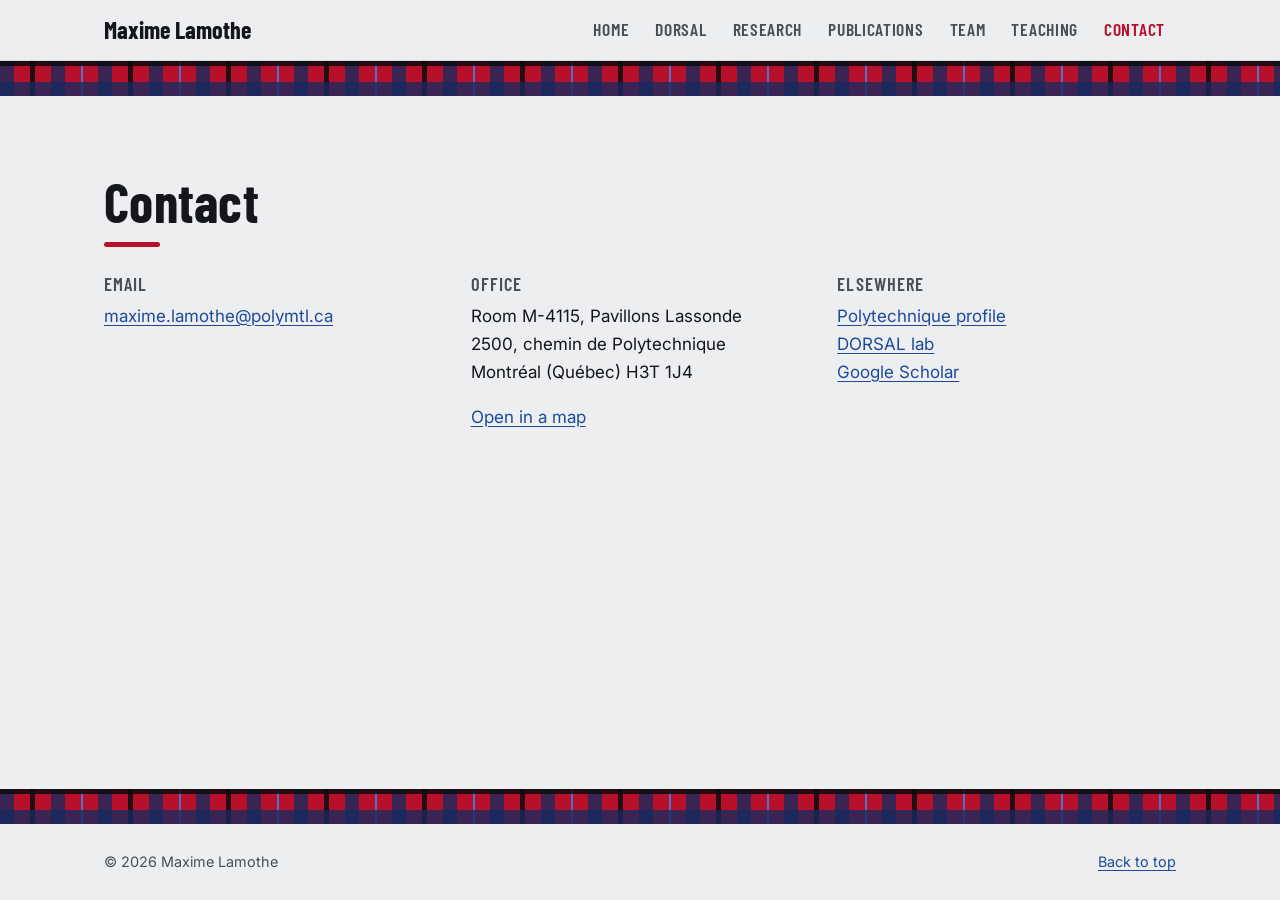
<file: contact.html>
<!DOCTYPE html>
<html lang="en">
<head>
  <meta charset="utf-8">
  <meta name="viewport" content="width=device-width, initial-scale=1">
  <title>Contact | Maxime Lamothe</title>
  <meta name="author" content="Maxime Lamothe">
  <meta name="description" content="How to reach Maxime Lamothe at Polytechnique Montréal.">
  <meta property="og:title" content="Maxime Lamothe">
  <meta property="og:description" content="Assistant professor, Polytechnique Montréal. Software performance, tracing, and AI for software engineering. Member of the DORSAL lab.">
  <meta property="og:type" content="website">
  <meta property="og:image" content="https://lamothemax.github.io/assets/img/max.jpg">

  <link rel="icon" href="./assets/img/Max.svg">
  <link rel="apple-touch-icon" href="./assets/img/Max.svg">

  <link rel="preconnect" href="https://fonts.googleapis.com">
  <link rel="preconnect" href="https://fonts.gstatic.com" crossorigin>
  <link href="https://fonts.googleapis.com/css2?family=Barlow+Condensed:wght@500;600;700&family=Inter:wght@400;500;600&display=swap" rel="stylesheet">
  <link href="./assets/css/site.css" rel="stylesheet">
</head>

<body>
  <a class="skip" href="#main">Skip to content</a>

  <header class="nav">
    <div class="wrap nav-in">
      <a class="brand" href="index.html">Maxime Lamothe</a>
      <button class="nav-toggle" type="button" aria-expanded="false" aria-controls="nav-links" aria-label="Menu">
        <span></span><span></span><span></span>
      </button>
      <nav class="nav-links" id="nav-links" aria-label="Pages">
        <a href="index.html">Home</a>
        <a href="dorsal.html">DORSAL</a>
        <a href="research.html">Research</a>
        <a href="publications.html">Publications</a>
        <a href="team.html">Team</a>
        <a href="teaching.html">Teaching</a>
        <a href="contact.html" class="on" aria-current="page">Contact</a>
      </nav>
    </div>
  </header>

  <main id="main">
    <span class="ribbon" aria-hidden="true"></span>

    <section class="section" id="contact">
      <div class="wrap">
        <h1 class="page-title">Contact</h1>
        <div class="contact">
          <div>
            <h3>Email</h3>
            <p><a data-email="text" href="contact.html">maxime.lamothe [at] polymtl [dot] ca</a></p>
          </div>
          <div>
            <h3>Office</h3>
            <p>Room M-4115, Pavillons Lassonde<br>2500, chemin de Polytechnique<br>Montréal (Québec) H3T 1J4</p>
            <p><a href="https://www.openstreetmap.org/?mlat=45.5046&mlon=-73.6150#map=17/45.5046/-73.6150" target="_blank" rel="noopener">Open in a map</a></p>
          </div>
          <div>
            <h3>Elsewhere</h3>
            <p>
              <a href="https://www.polymtl.ca/expertises/en/lamothe-maxime" target="_blank" rel="noopener">Polytechnique profile</a><br>
              <a href="https://www.dorsal.polymtl.ca/" target="_blank" rel="noopener">DORSAL lab</a><br>
              <a href="https://scholar.google.com/citations?user=N-SSIvIAAAAJ&hl=en" target="_blank" rel="noopener">Google Scholar</a>
            </p>
          </div>
        </div>
      </div>
    </section>
  </main>

  <span class="ribbon" aria-hidden="true"></span>
  <footer class="footer">
    <div class="wrap">
      <span>© <span id="year">2026</span> Maxime Lamothe</span>
      <a href="#main">Back to top</a>
    </div>
  </footer>

  <script src="./assets/js/data.js"></script>
  <script src="./assets/js/site.js"></script>
</body>
</html>
</file>
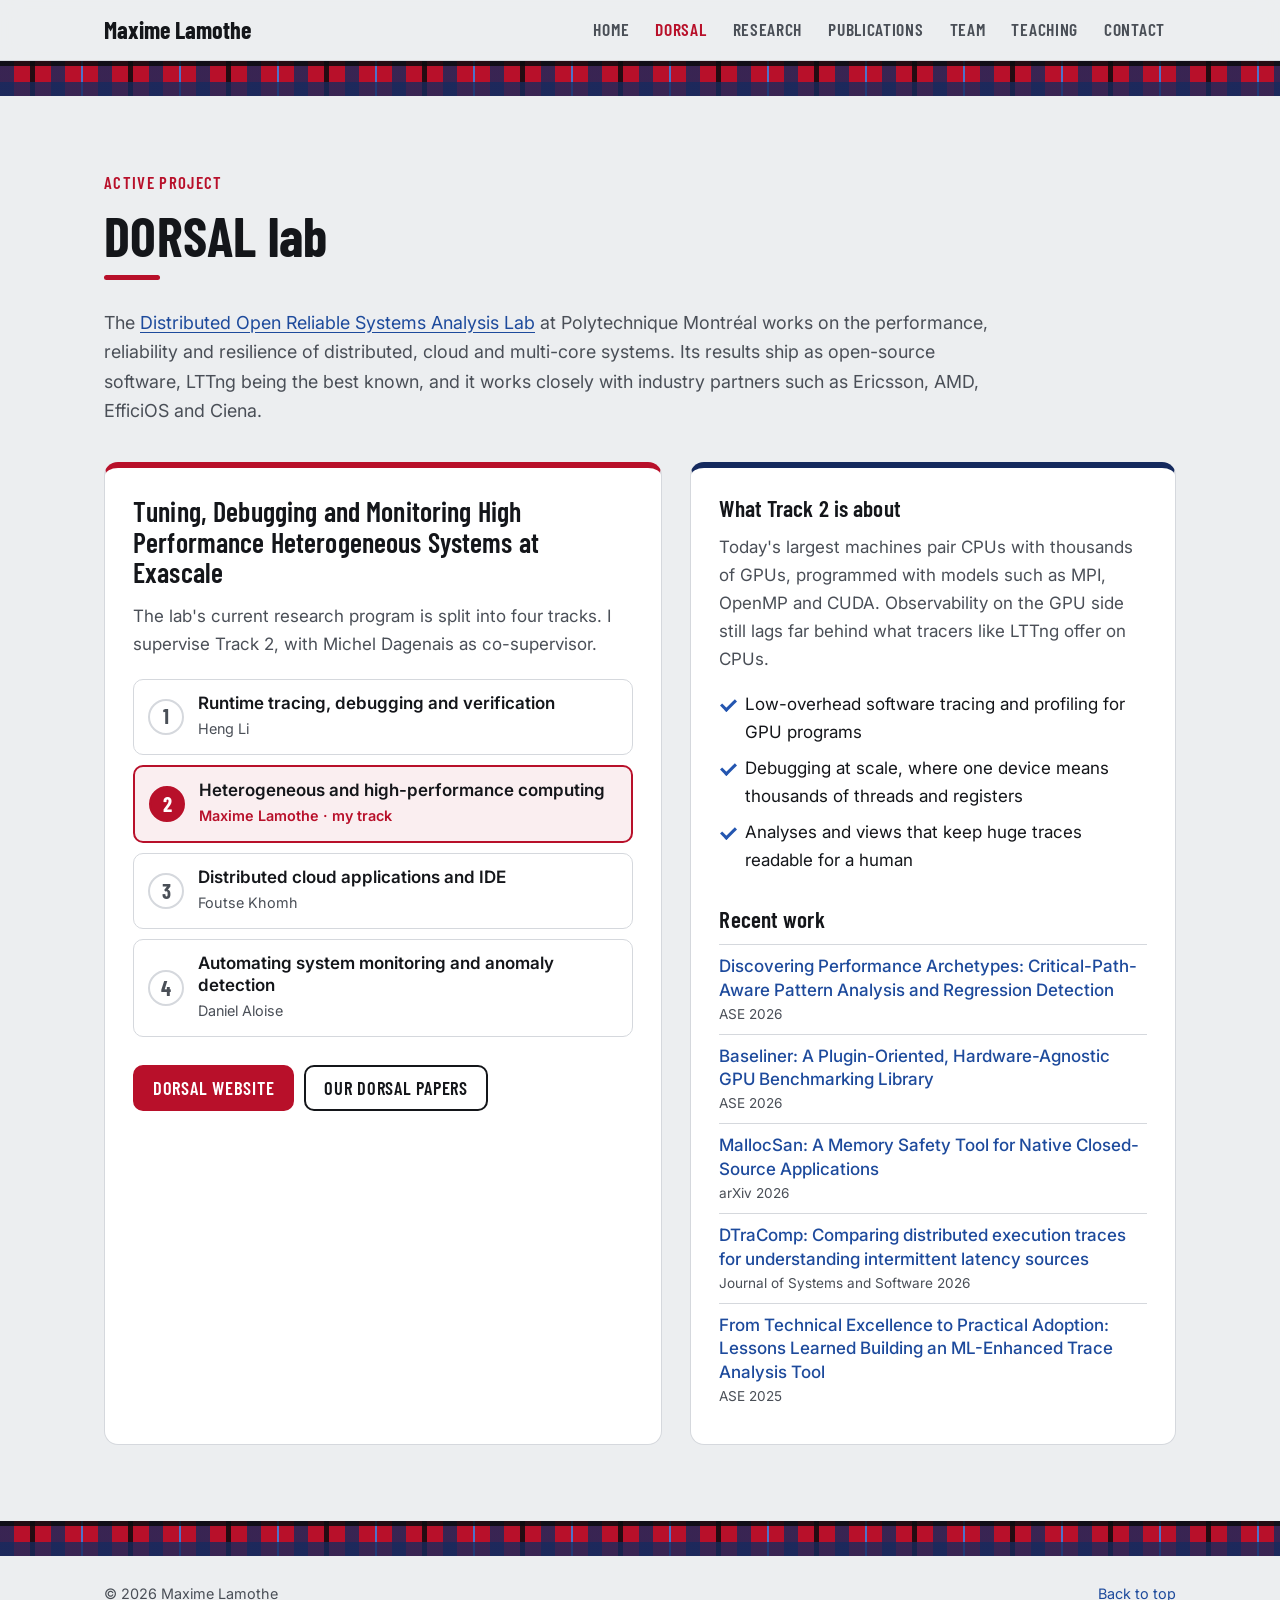
<file: dorsal.html>
<!DOCTYPE html>
<html lang="en">
<head>
  <meta charset="utf-8">
  <meta name="viewport" content="width=device-width, initial-scale=1">
  <title>DORSAL lab | Maxime Lamothe</title>
  <meta name="author" content="Maxime Lamothe">
  <meta name="description" content="Maxime Lamothe supervises the heterogeneous and high-performance computing track of the DORSAL lab at Polytechnique Montréal.">
  <meta property="og:title" content="Maxime Lamothe">
  <meta property="og:description" content="Assistant professor, Polytechnique Montréal. Software performance, tracing, and AI for software engineering. Member of the DORSAL lab.">
  <meta property="og:type" content="website">
  <meta property="og:image" content="https://lamothemax.github.io/assets/img/max.jpg">

  <link rel="icon" href="./assets/img/Max.svg">
  <link rel="apple-touch-icon" href="./assets/img/Max.svg">

  <link rel="preconnect" href="https://fonts.googleapis.com">
  <link rel="preconnect" href="https://fonts.gstatic.com" crossorigin>
  <link href="https://fonts.googleapis.com/css2?family=Barlow+Condensed:wght@500;600;700&family=Inter:wght@400;500;600&display=swap" rel="stylesheet">
  <link href="./assets/css/site.css" rel="stylesheet">
</head>

<body>
  <a class="skip" href="#main">Skip to content</a>

  <header class="nav">
    <div class="wrap nav-in">
      <a class="brand" href="index.html">Maxime Lamothe</a>
      <button class="nav-toggle" type="button" aria-expanded="false" aria-controls="nav-links" aria-label="Menu">
        <span></span><span></span><span></span>
      </button>
      <nav class="nav-links" id="nav-links" aria-label="Pages">
        <a href="index.html">Home</a>
        <a href="dorsal.html" class="on" aria-current="page">DORSAL</a>
        <a href="research.html">Research</a>
        <a href="publications.html">Publications</a>
        <a href="team.html">Team</a>
        <a href="teaching.html">Teaching</a>
        <a href="contact.html">Contact</a>
      </nav>
    </div>
  </header>

  <main id="main">
    <span class="ribbon" aria-hidden="true"></span>

    <section class="section dorsal" id="dorsal">
      <div class="wrap">
        <p class="eyebrow">Active project</p>
        <h1 class="page-title">DORSAL lab</h1>
        <p class="section-lede">The <a href="https://www.dorsal.polymtl.ca/" target="_blank" rel="noopener">Distributed Open Reliable Systems Analysis Lab</a> at Polytechnique Montréal works on the performance, reliability and resilience of distributed, cloud and multi-core systems. Its results ship as open-source software, LTTng being the best known, and it works closely with industry partners such as Ericsson, AMD, EfficiOS and Ciena.</p>

        <div class="dorsal-grid">
          <div class="dorsal-main">
            <h3>Tuning, Debugging and Monitoring High Performance Heterogeneous Systems at Exascale</h3>
            <p>The lab's current research program is split into four tracks. I supervise Track 2, with Michel Dagenais as co-supervisor.</p>
            <ol class="tracks">
              <li><span class="n">1</span><div><strong>Runtime tracing, debugging and verification</strong><span>Heng Li</span></div></li>
              <li class="mine"><span class="n">2</span><div><strong>Heterogeneous and high-performance computing</strong><span>Maxime Lamothe · my track</span></div></li>
              <li><span class="n">3</span><div><strong>Distributed cloud applications and IDE</strong><span>Foutse Khomh</span></div></li>
              <li><span class="n">4</span><div><strong>Automating system monitoring and anomaly detection</strong><span>Daniel Aloise</span></div></li>
            </ol>
            <p class="hero-actions">
              <a class="btn primary" href="https://www.dorsal.polymtl.ca/" target="_blank" rel="noopener">DORSAL website</a>
              <a class="btn" href="publications.html?topic=dorsal">Our DORSAL papers</a>
            </p>
          </div>

          <div class="dorsal-side">
            <h3>What Track 2 is about</h3>
            <p>Today's largest machines pair CPUs with thousands of GPUs, programmed with models such as MPI, OpenMP and CUDA. Observability on the GPU side still lags far behind what tracers like LTTng offer on CPUs.</p>
            <ul class="ticks">
              <li>Low-overhead software tracing and profiling for GPU programs</li>
              <li>Debugging at scale, where one device means thousands of threads and registers</li>
              <li>Analyses and views that keep huge traces readable for a human</li>
            </ul>
            <h3>Recent work</h3>
            <ul class="mini-pubs" id="dorsal-pubs"></ul>
          </div>
        </div>
      </div>
    </section>
  </main>

  <span class="ribbon" aria-hidden="true"></span>
  <footer class="footer">
    <div class="wrap">
      <span>© <span id="year">2026</span> Maxime Lamothe</span>
      <a href="#main">Back to top</a>
    </div>
  </footer>

  <script src="./assets/js/data.js"></script>
  <script src="./assets/js/site.js"></script>
</body>
</html>
</file>
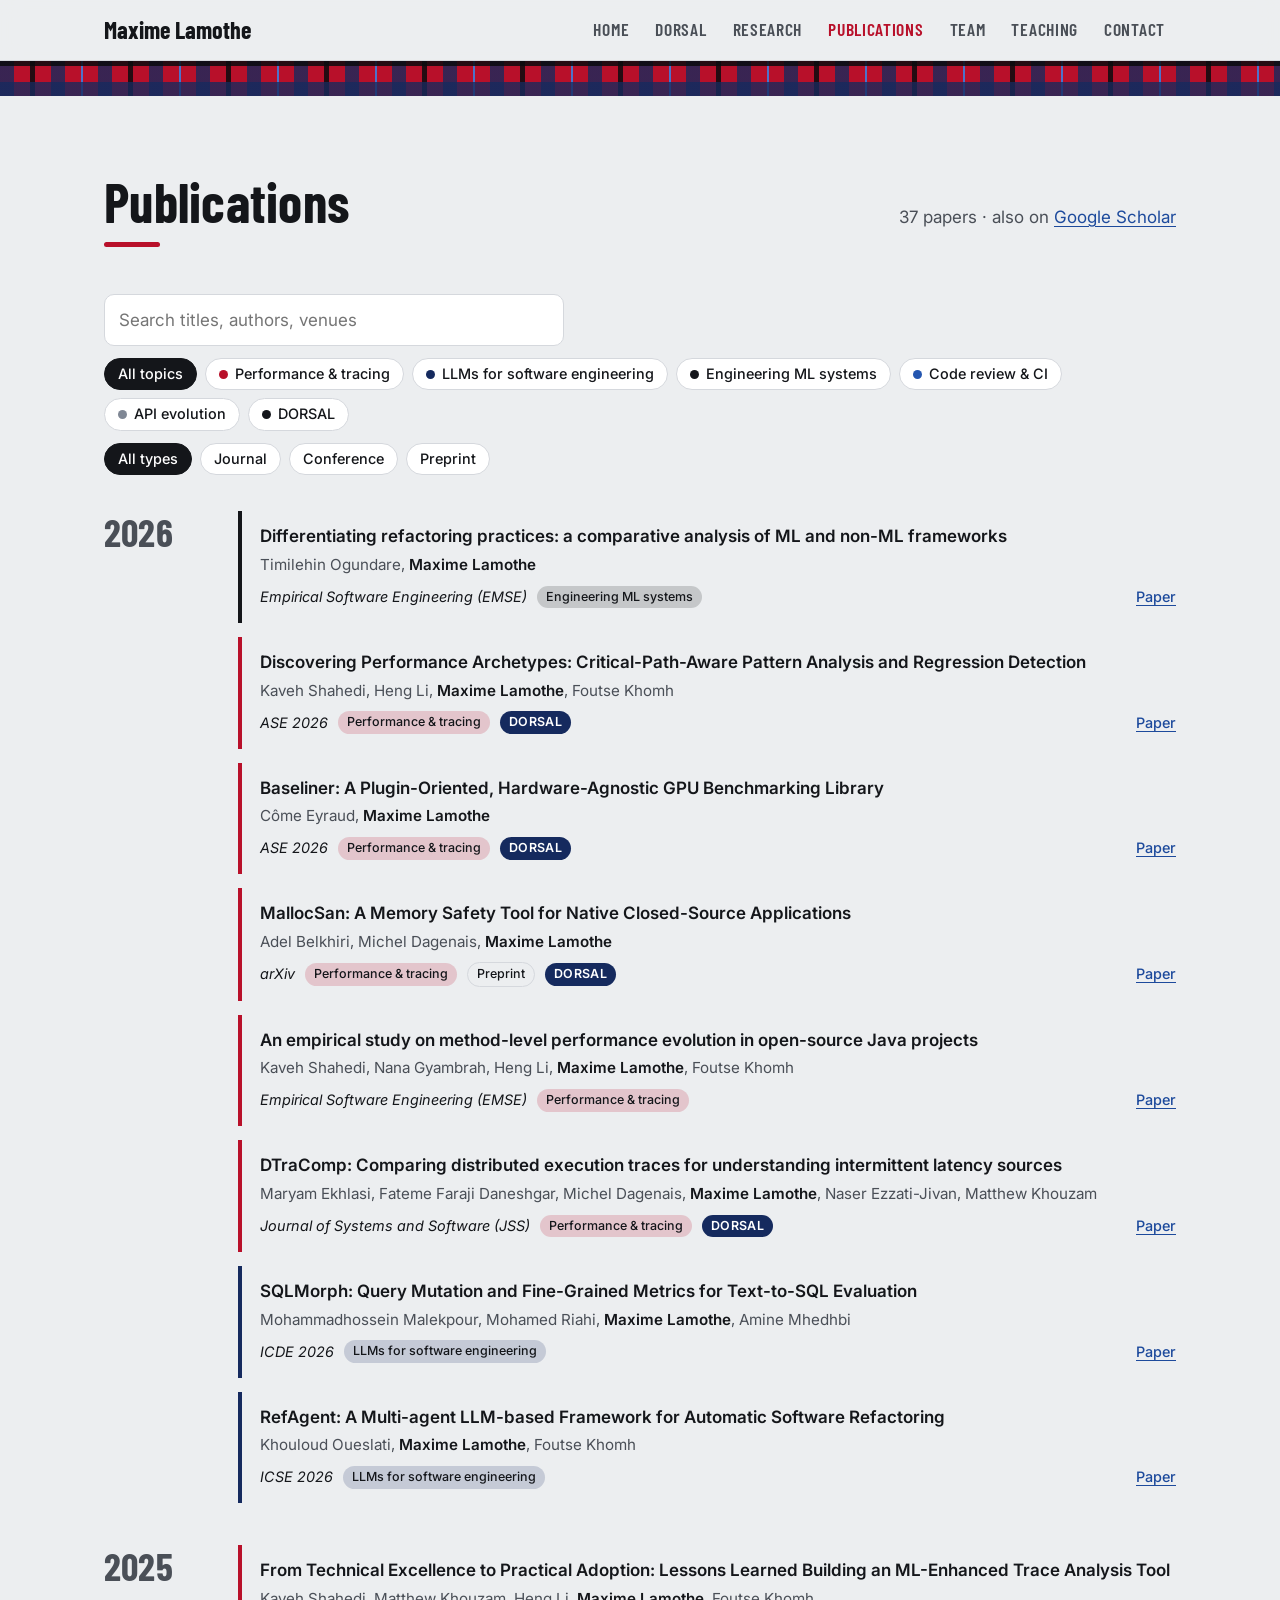
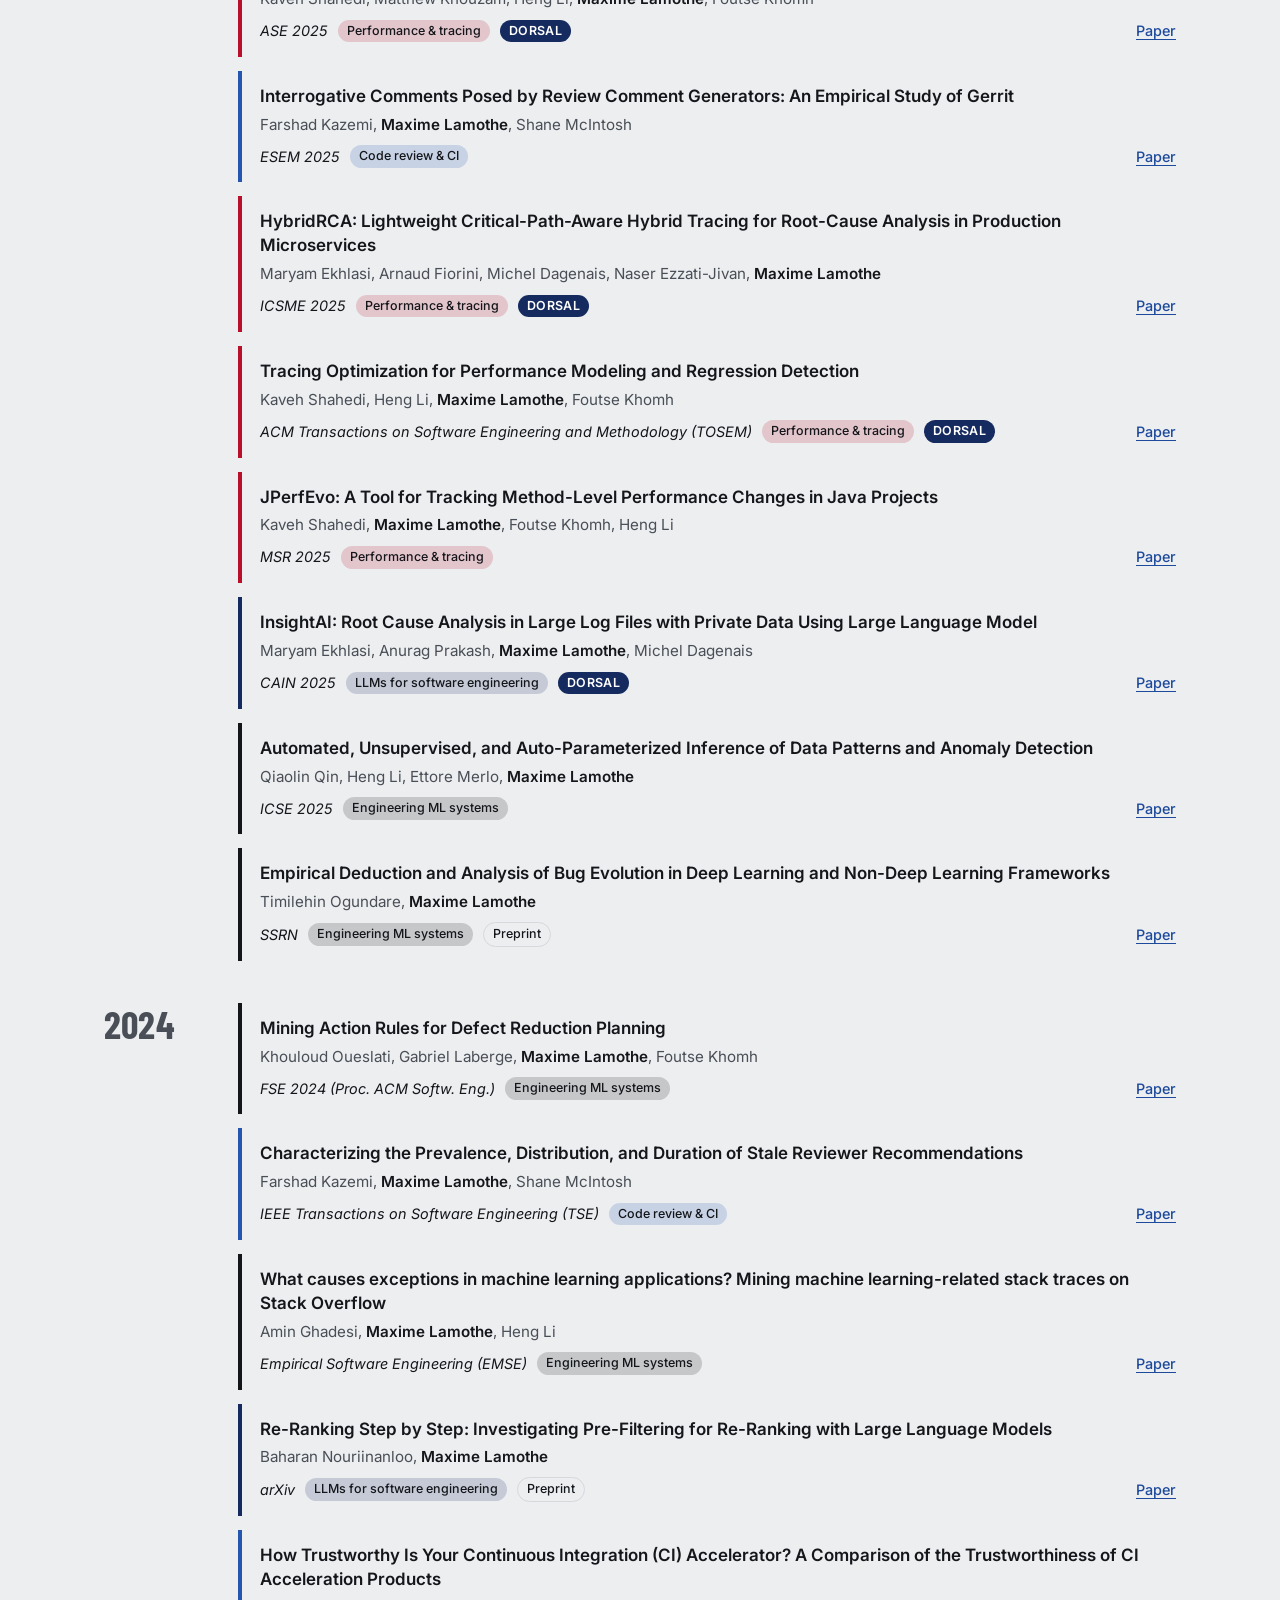
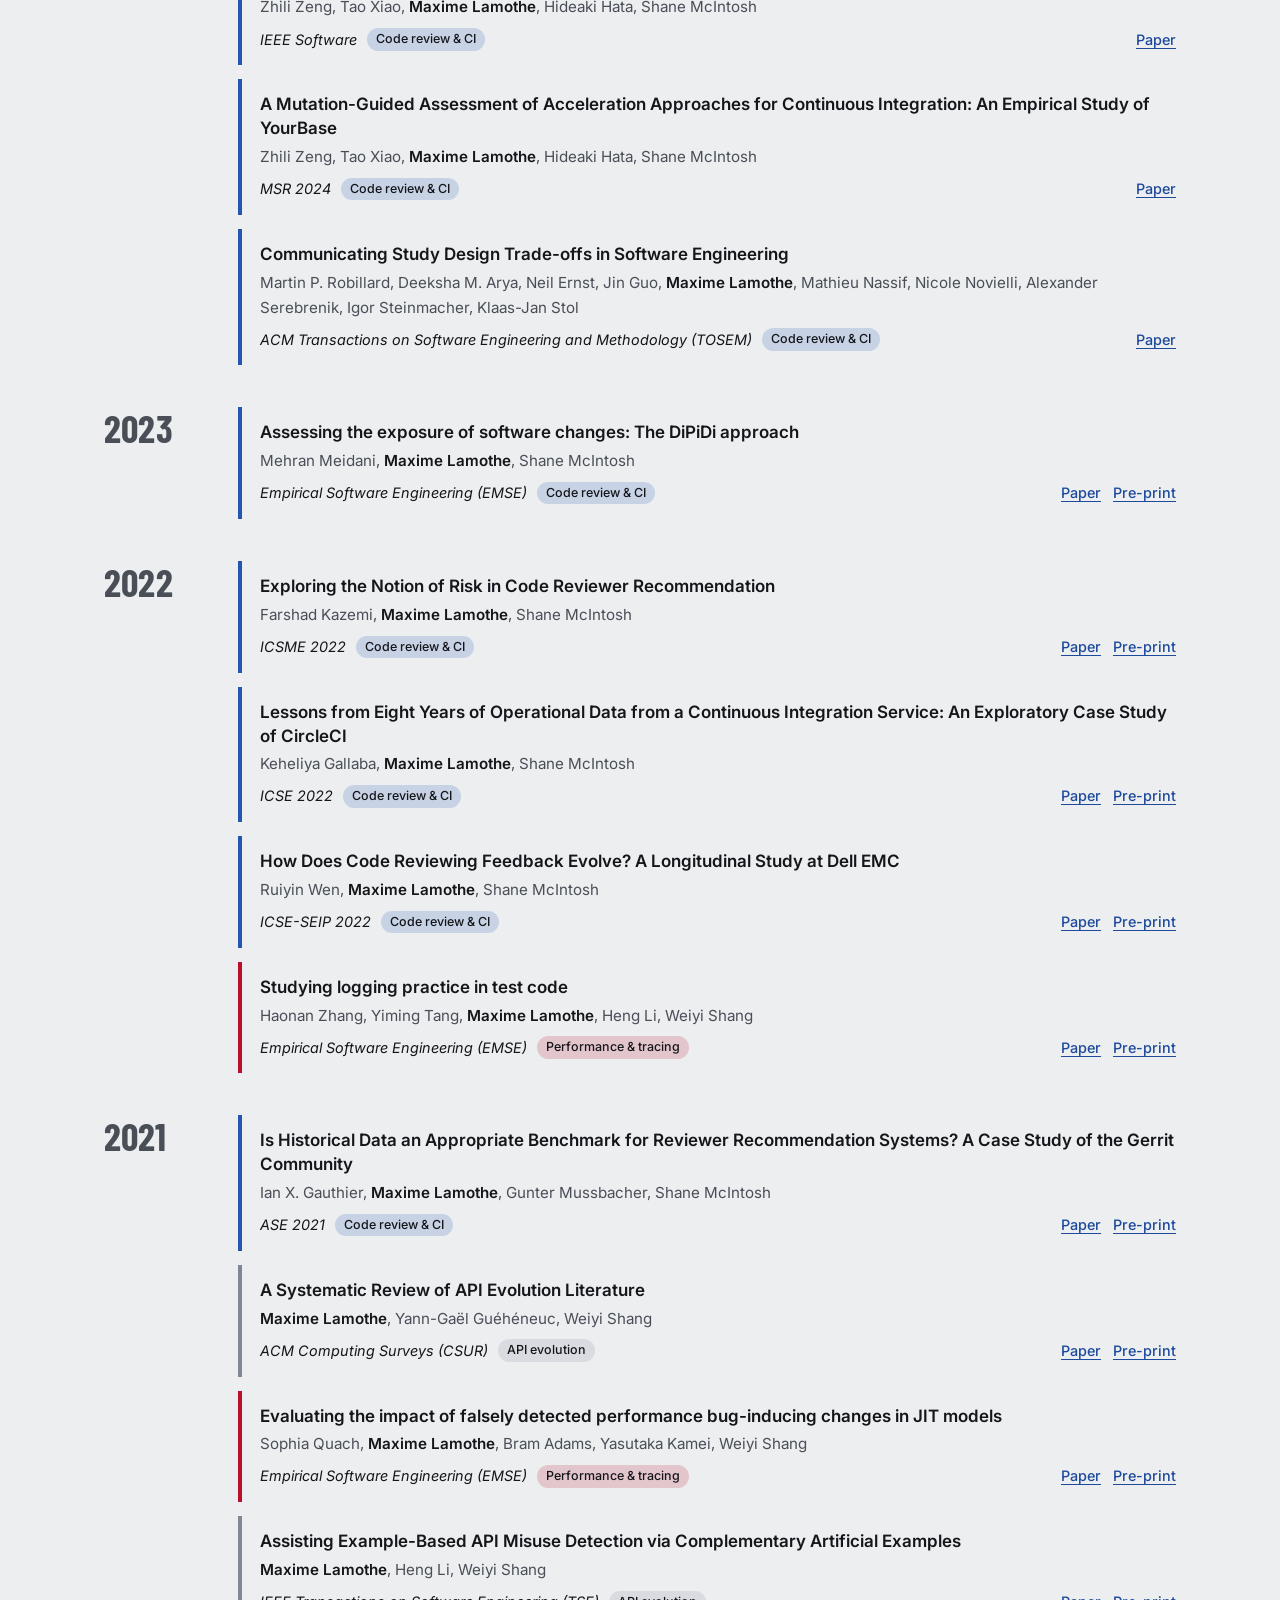
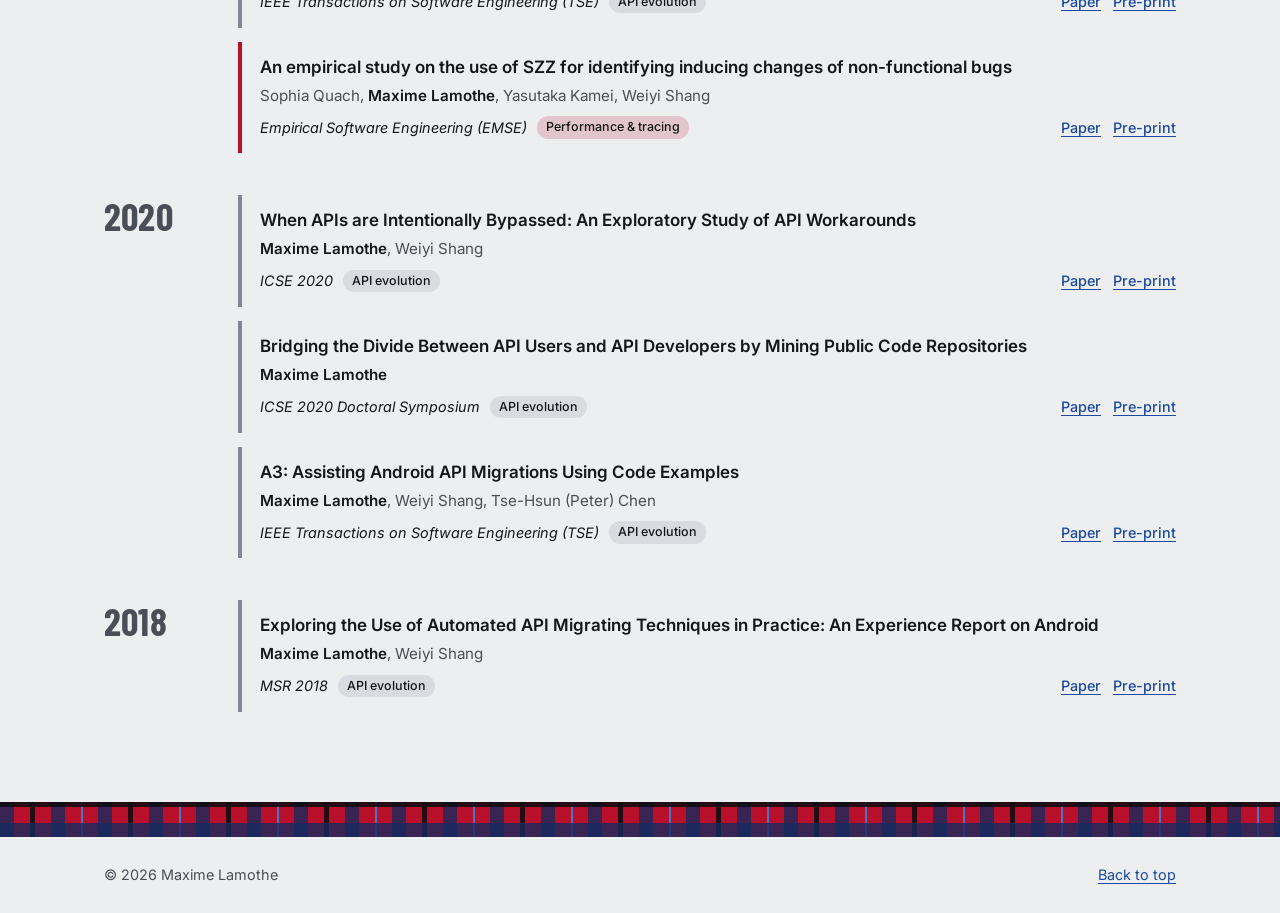
<file: publications.html>
<!DOCTYPE html>
<html lang="en">
<head>
  <meta charset="utf-8">
  <meta name="viewport" content="width=device-width, initial-scale=1">
  <title>Publications | Maxime Lamothe</title>
  <meta name="author" content="Maxime Lamothe">
  <meta name="description" content="Publications of Maxime Lamothe, searchable by topic and type.">
  <meta property="og:title" content="Maxime Lamothe">
  <meta property="og:description" content="Assistant professor, Polytechnique Montréal. Software performance, tracing, and AI for software engineering. Member of the DORSAL lab.">
  <meta property="og:type" content="website">
  <meta property="og:image" content="https://lamothemax.github.io/assets/img/max.jpg">

  <link rel="icon" href="./assets/img/Max.svg">
  <link rel="apple-touch-icon" href="./assets/img/Max.svg">

  <link rel="preconnect" href="https://fonts.googleapis.com">
  <link rel="preconnect" href="https://fonts.gstatic.com" crossorigin>
  <link href="https://fonts.googleapis.com/css2?family=Barlow+Condensed:wght@500;600;700&family=Inter:wght@400;500;600&display=swap" rel="stylesheet">
  <link href="./assets/css/site.css" rel="stylesheet">
</head>

<body>
  <a class="skip" href="#main">Skip to content</a>

  <header class="nav">
    <div class="wrap nav-in">
      <a class="brand" href="index.html">Maxime Lamothe</a>
      <button class="nav-toggle" type="button" aria-expanded="false" aria-controls="nav-links" aria-label="Menu">
        <span></span><span></span><span></span>
      </button>
      <nav class="nav-links" id="nav-links" aria-label="Pages">
        <a href="index.html">Home</a>
        <a href="dorsal.html">DORSAL</a>
        <a href="research.html">Research</a>
        <a href="publications.html" class="on" aria-current="page">Publications</a>
        <a href="team.html">Team</a>
        <a href="teaching.html">Teaching</a>
        <a href="contact.html">Contact</a>
      </nav>
    </div>
  </header>

  <main id="main">
    <span class="ribbon" aria-hidden="true"></span>

    <section class="section" id="publications">
      <div class="wrap">
        <div class="section-head">
          <h1 class="page-title">Publications</h1>
          <p><span id="pub-count"></span> · also on <a href="https://scholar.google.com/citations?user=N-SSIvIAAAAJ&hl=en" target="_blank" rel="noopener">Google Scholar</a></p>
        </div>

        <div class="filters">
          <input id="pub-search" type="search" placeholder="Search titles, authors, venues" aria-label="Search publications">
          <div class="chips" id="topic-filters" role="group" aria-label="Filter by topic"></div>
          <div class="chips" id="kind-filters" role="group" aria-label="Filter by type"></div>
        </div>

        <div id="pub-list"></div>
        <noscript><p>The publication list needs JavaScript. You can also find it on <a href="https://scholar.google.com/citations?user=N-SSIvIAAAAJ&hl=en">Google Scholar</a>.</p></noscript>
      </div>
    </section>
  </main>

  <span class="ribbon" aria-hidden="true"></span>
  <footer class="footer">
    <div class="wrap">
      <span>© <span id="year">2026</span> Maxime Lamothe</span>
      <a href="#main">Back to top</a>
    </div>
  </footer>

  <script src="./assets/js/data.js"></script>
  <script src="./assets/js/site.js"></script>
</body>
</html>
</file>
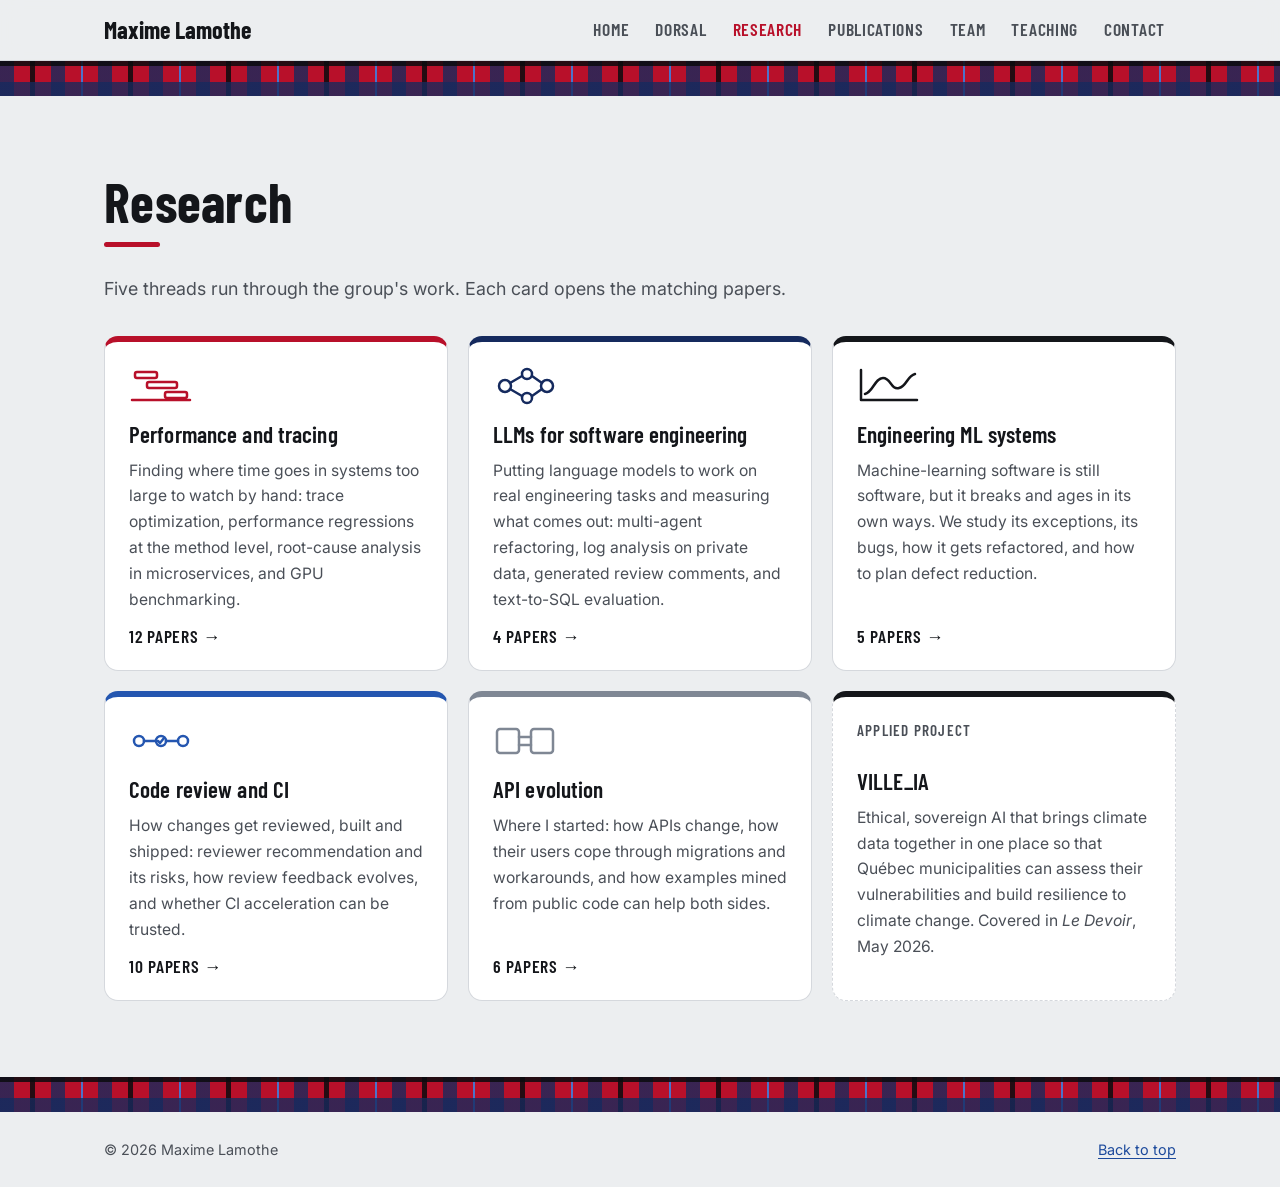
<file: research.html>
<!DOCTYPE html>
<html lang="en">
<head>
  <meta charset="utf-8">
  <meta name="viewport" content="width=device-width, initial-scale=1">
  <title>Research | Maxime Lamothe</title>
  <meta name="author" content="Maxime Lamothe">
  <meta name="description" content="Research themes of Maxime Lamothe: performance and tracing, LLMs for software engineering, engineering ML systems, code review and CI, API evolution.">
  <meta property="og:title" content="Maxime Lamothe">
  <meta property="og:description" content="Assistant professor, Polytechnique Montréal. Software performance, tracing, and AI for software engineering. Member of the DORSAL lab.">
  <meta property="og:type" content="website">
  <meta property="og:image" content="https://lamothemax.github.io/assets/img/max.jpg">

  <link rel="icon" href="./assets/img/Max.svg">
  <link rel="apple-touch-icon" href="./assets/img/Max.svg">

  <link rel="preconnect" href="https://fonts.googleapis.com">
  <link rel="preconnect" href="https://fonts.gstatic.com" crossorigin>
  <link href="https://fonts.googleapis.com/css2?family=Barlow+Condensed:wght@500;600;700&family=Inter:wght@400;500;600&display=swap" rel="stylesheet">
  <link href="./assets/css/site.css" rel="stylesheet">
</head>

<body>
  <a class="skip" href="#main">Skip to content</a>

  <header class="nav">
    <div class="wrap nav-in">
      <a class="brand" href="index.html">Maxime Lamothe</a>
      <button class="nav-toggle" type="button" aria-expanded="false" aria-controls="nav-links" aria-label="Menu">
        <span></span><span></span><span></span>
      </button>
      <nav class="nav-links" id="nav-links" aria-label="Pages">
        <a href="index.html">Home</a>
        <a href="dorsal.html">DORSAL</a>
        <a href="research.html" class="on" aria-current="page">Research</a>
        <a href="publications.html">Publications</a>
        <a href="team.html">Team</a>
        <a href="teaching.html">Teaching</a>
        <a href="contact.html">Contact</a>
      </nav>
    </div>
  </header>

  <main id="main">
    <span class="ribbon" aria-hidden="true"></span>

    <section class="section" id="research">
      <div class="wrap">
        <h1 class="page-title">Research</h1>
        <p class="section-lede">Five threads run through the group's work. Each card opens the matching papers.</p>

        <div class="cards">
          <article class="card t-perf">
            <svg viewBox="0 0 64 40" aria-hidden="true"><path d="M3 34h58"/><rect x="6" y="6" width="22" height="6" rx="2"/><rect x="18" y="16" width="30" height="6" rx="2"/><rect x="36" y="26" width="22" height="6" rx="2"/></svg>
            <h3>Performance and tracing</h3>
            <p>Finding where time goes in systems too large to watch by hand: trace optimization, performance regressions at the method level, root-cause analysis in microservices, and GPU benchmarking.</p>
            <a class="more" href="publications.html?topic=perf"><span data-count="perf"></span></a>
          </article>

          <article class="card t-ai">
            <svg viewBox="0 0 64 40" aria-hidden="true"><circle cx="12" cy="20" r="6"/><circle cx="34" cy="8" r="5"/><circle cx="34" cy="32" r="5"/><circle cx="54" cy="20" r="6"/><path d="M17 17l12-7M17 23l12 7M39 10l10 7M39 30l10-7"/></svg>
            <h3>LLMs for software engineering</h3>
            <p>Putting language models to work on real engineering tasks and measuring what comes out: multi-agent refactoring, log analysis on private data, generated review comments, and text-to-SQL evaluation.</p>
            <a class="more" href="publications.html?topic=ai"><span data-count="ai"></span></a>
          </article>

          <article class="card t-ml">
            <svg viewBox="0 0 64 40" aria-hidden="true"><path d="M4 34h56M4 34V4"/><path d="M8 28c8-2 10-16 18-16s8 12 16 10 8-12 16-14"/></svg>
            <h3>Engineering ML systems</h3>
            <p>Machine-learning software is still software, but it breaks and ages in its own ways. We study its exceptions, its bugs, how it gets refactored, and how to plan defect reduction.</p>
            <a class="more" href="publications.html?topic=ml"><span data-count="ml"></span></a>
          </article>

          <article class="card t-review">
            <svg viewBox="0 0 64 40" aria-hidden="true"><circle cx="10" cy="20" r="5"/><circle cx="32" cy="20" r="5"/><circle cx="54" cy="20" r="5"/><path d="M15 20h12M37 20h12"/><path d="M29 20l2 2 4-5"/></svg>
            <h3>Code review and CI</h3>
            <p>How changes get reviewed, built and shipped: reviewer recommendation and its risks, how review feedback evolves, and whether CI acceleration can be trusted.</p>
            <a class="more" href="publications.html?topic=review"><span data-count="review"></span></a>
          </article>

          <article class="card t-api">
            <svg viewBox="0 0 64 40" aria-hidden="true"><rect x="4" y="8" width="22" height="24" rx="3"/><rect x="38" y="8" width="22" height="24" rx="3"/><path d="M26 16h12M26 24h12"/></svg>
            <h3>API evolution</h3>
            <p>Where I started: how APIs change, how their users cope through migrations and workarounds, and how examples mined from public code can help both sides.</p>
            <a class="more" href="publications.html?topic=api"><span data-count="api"></span></a>
          </article>

          <article class="card project">
            <p class="eyebrow">Applied project</p>
            <h3>VILLE_IA</h3>
            <p>Ethical, sovereign AI that brings climate data together in one place so that Québec municipalities can assess their vulnerabilities and build resilience to climate change. Covered in <em>Le Devoir</em>, May 2026.</p>
          </article>
        </div>
      </div>
    </section>
  </main>

  <span class="ribbon" aria-hidden="true"></span>
  <footer class="footer">
    <div class="wrap">
      <span>© <span id="year">2026</span> Maxime Lamothe</span>
      <a href="#main">Back to top</a>
    </div>
  </footer>

  <script src="./assets/js/data.js"></script>
  <script src="./assets/js/site.js"></script>
</body>
</html>
</file>
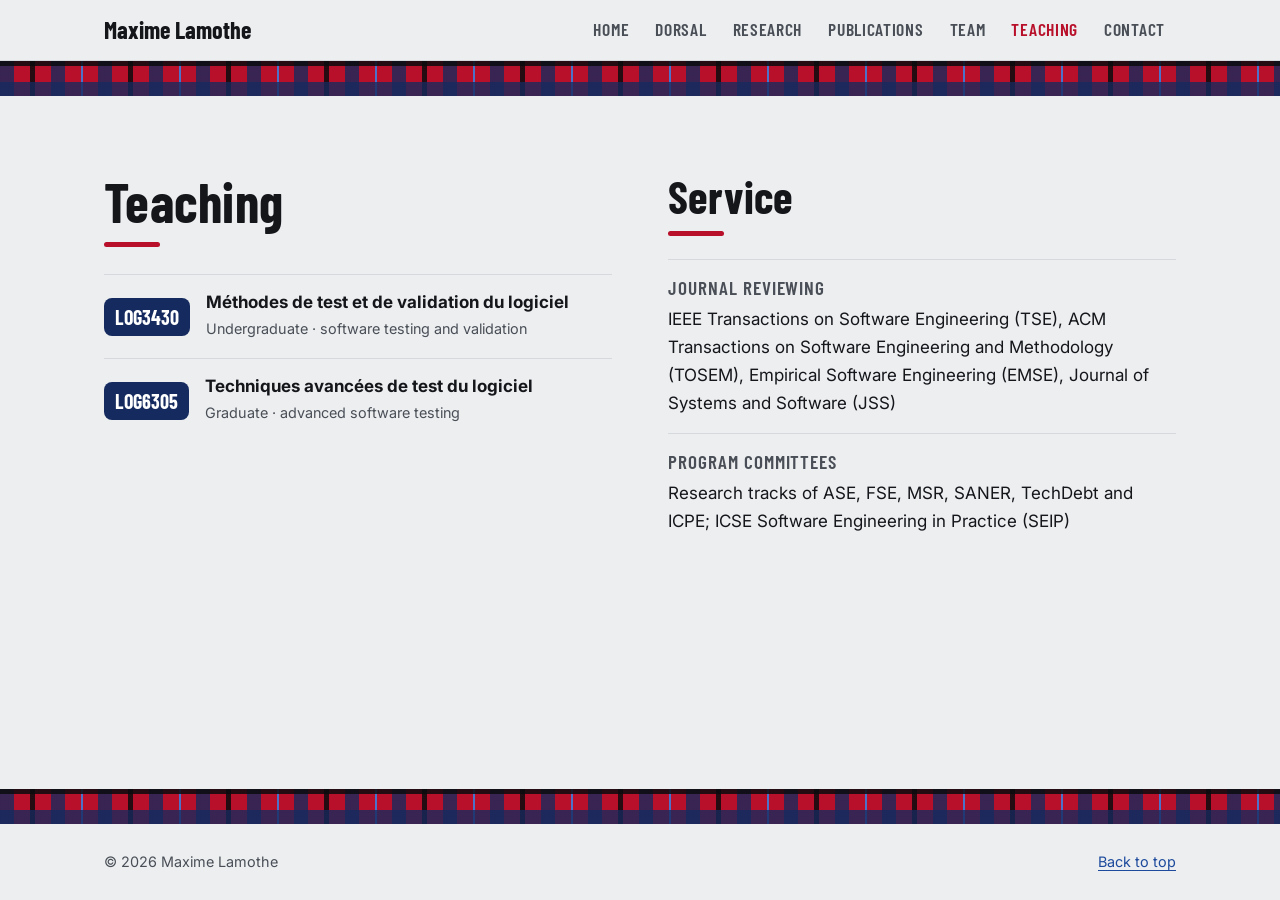
<file: teaching.html>
<!DOCTYPE html>
<html lang="en">
<head>
  <meta charset="utf-8">
  <meta name="viewport" content="width=device-width, initial-scale=1">
  <title>Teaching and service | Maxime Lamothe</title>
  <meta name="author" content="Maxime Lamothe">
  <meta name="description" content="Courses taught by Maxime Lamothe at Polytechnique Montréal, and academic service.">
  <meta property="og:title" content="Maxime Lamothe">
  <meta property="og:description" content="Assistant professor, Polytechnique Montréal. Software performance, tracing, and AI for software engineering. Member of the DORSAL lab.">
  <meta property="og:type" content="website">
  <meta property="og:image" content="https://lamothemax.github.io/assets/img/max.jpg">

  <link rel="icon" href="./assets/img/Max.svg">
  <link rel="apple-touch-icon" href="./assets/img/Max.svg">

  <link rel="preconnect" href="https://fonts.googleapis.com">
  <link rel="preconnect" href="https://fonts.gstatic.com" crossorigin>
  <link href="https://fonts.googleapis.com/css2?family=Barlow+Condensed:wght@500;600;700&family=Inter:wght@400;500;600&display=swap" rel="stylesheet">
  <link href="./assets/css/site.css" rel="stylesheet">
</head>

<body>
  <a class="skip" href="#main">Skip to content</a>

  <header class="nav">
    <div class="wrap nav-in">
      <a class="brand" href="index.html">Maxime Lamothe</a>
      <button class="nav-toggle" type="button" aria-expanded="false" aria-controls="nav-links" aria-label="Menu">
        <span></span><span></span><span></span>
      </button>
      <nav class="nav-links" id="nav-links" aria-label="Pages">
        <a href="index.html">Home</a>
        <a href="dorsal.html">DORSAL</a>
        <a href="research.html">Research</a>
        <a href="publications.html">Publications</a>
        <a href="team.html">Team</a>
        <a href="teaching.html" class="on" aria-current="page">Teaching</a>
        <a href="contact.html">Contact</a>
      </nav>
    </div>
  </header>

  <main id="main">
    <span class="ribbon" aria-hidden="true"></span>

    <section class="section" id="teaching">
      <div class="wrap two-col even">
        <div>
          <h1 class="page-title">Teaching</h1>
          <ul class="courses">
            <li><span class="code">LOG3430</span><div><strong>Méthodes de test et de validation du logiciel</strong><span>Undergraduate · software testing and validation</span></div></li>
            <li><span class="code">LOG6305</span><div><strong>Techniques avancées de test du logiciel</strong><span>Graduate · advanced software testing</span></div></li>
          </ul>
        </div>
        <div>
          <h2>Service</h2>
          <dl class="service">
            <dt>Journal reviewing</dt>
            <dd>IEEE Transactions on Software Engineering (TSE), ACM Transactions on Software Engineering and Methodology (TOSEM), Empirical Software Engineering (EMSE), Journal of Systems and Software (JSS)</dd>
            <dt>Program committees</dt>
            <dd>Research tracks of ASE, FSE, MSR, SANER, TechDebt and ICPE; ICSE Software Engineering in Practice (SEIP)</dd>          </dl>
        </div>
      </div>
    </section>
  </main>

  <span class="ribbon" aria-hidden="true"></span>
  <footer class="footer">
    <div class="wrap">
      <span>© <span id="year">2026</span> Maxime Lamothe</span>
      <a href="#main">Back to top</a>
    </div>
  </footer>

  <script src="./assets/js/data.js"></script>
  <script src="./assets/js/site.js"></script>
</body>
</html>
</file>
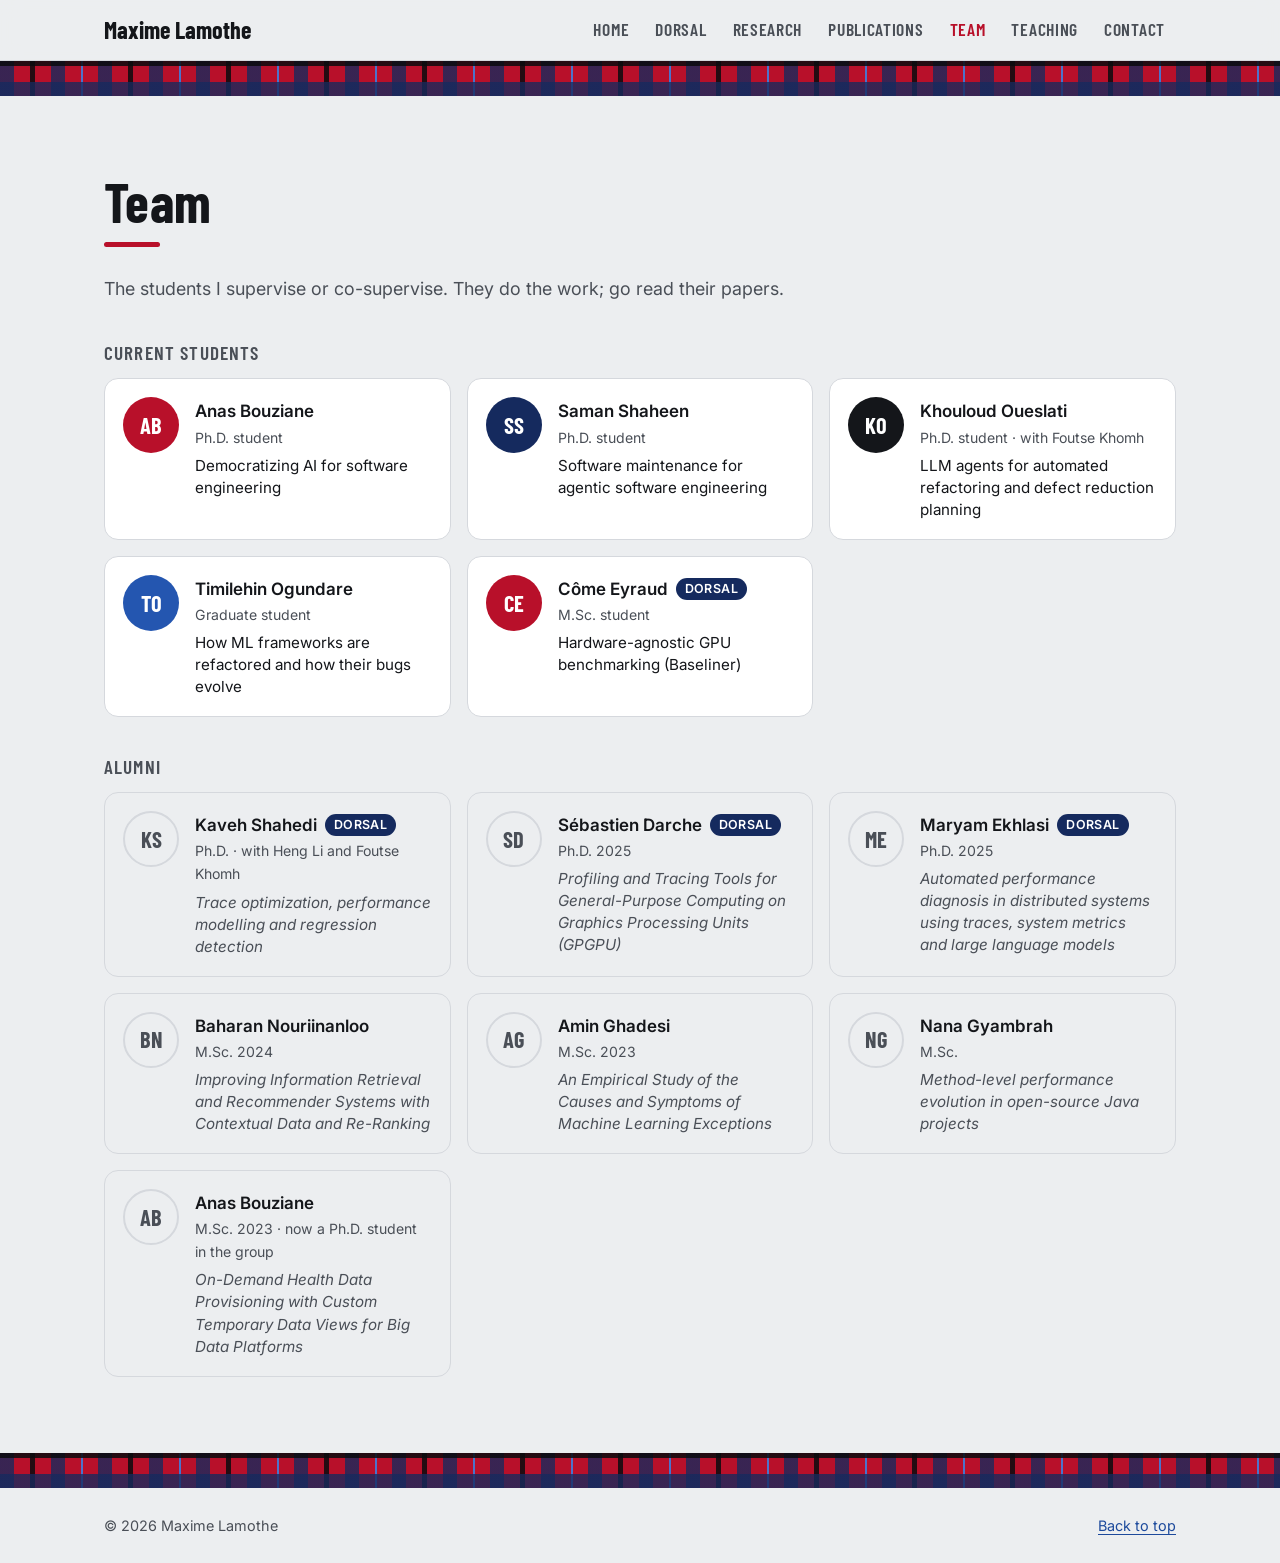
<file: team.html>
<!DOCTYPE html>
<html lang="en">
<head>
  <meta charset="utf-8">
  <meta name="viewport" content="width=device-width, initial-scale=1">
  <title>Team | Maxime Lamothe</title>
  <meta name="author" content="Maxime Lamothe">
  <meta name="description" content="Current students and alumni supervised by Maxime Lamothe at Polytechnique Montréal.">
  <meta property="og:title" content="Maxime Lamothe">
  <meta property="og:description" content="Assistant professor, Polytechnique Montréal. Software performance, tracing, and AI for software engineering. Member of the DORSAL lab.">
  <meta property="og:type" content="website">
  <meta property="og:image" content="https://lamothemax.github.io/assets/img/max.jpg">

  <link rel="icon" href="./assets/img/Max.svg">
  <link rel="apple-touch-icon" href="./assets/img/Max.svg">

  <link rel="preconnect" href="https://fonts.googleapis.com">
  <link rel="preconnect" href="https://fonts.gstatic.com" crossorigin>
  <link href="https://fonts.googleapis.com/css2?family=Barlow+Condensed:wght@500;600;700&family=Inter:wght@400;500;600&display=swap" rel="stylesheet">
  <link href="./assets/css/site.css" rel="stylesheet">
</head>

<body>
  <a class="skip" href="#main">Skip to content</a>

  <header class="nav">
    <div class="wrap nav-in">
      <a class="brand" href="index.html">Maxime Lamothe</a>
      <button class="nav-toggle" type="button" aria-expanded="false" aria-controls="nav-links" aria-label="Menu">
        <span></span><span></span><span></span>
      </button>
      <nav class="nav-links" id="nav-links" aria-label="Pages">
        <a href="index.html">Home</a>
        <a href="dorsal.html">DORSAL</a>
        <a href="research.html">Research</a>
        <a href="publications.html">Publications</a>
        <a href="team.html" class="on" aria-current="page">Team</a>
        <a href="teaching.html">Teaching</a>
        <a href="contact.html">Contact</a>
      </nav>
    </div>
  </header>

  <main id="main">
    <span class="ribbon" aria-hidden="true"></span>

    <section class="section" id="team">
      <div class="wrap">
        <h1 class="page-title">Team</h1>
        <p class="section-lede">The students I supervise or co-supervise. They do the work; go read their papers.</p>

        <h3 class="sub">Current students</h3>
        <ul class="people" id="students"></ul>

        <h3 class="sub">Alumni</h3>
        <ul class="people alumni" id="alumni"></ul>
      </div>
    </section>
  </main>

  <span class="ribbon" aria-hidden="true"></span>
  <footer class="footer">
    <div class="wrap">
      <span>© <span id="year">2026</span> Maxime Lamothe</span>
      <a href="#main">Back to top</a>
    </div>
  </footer>

  <script src="./assets/js/data.js"></script>
  <script src="./assets/js/site.js"></script>
</body>
</html>
</file>
<file: assets/css/site.css>
/* Red, black and blue tartan on light grey. Barlow Condensed for headings, Inter for text. */
:root {
  --bg: #eceef0;
  --card: #ffffff;
  --fg: #14161a;
  --mut: #4a4f57;
  --line: #d5d8dd;
  --red: #b8102a;
  --blue: #2456b0;
  --navy: #152a5e;
  --black: #14161a;
  --link: #1d4a9c;
  --band: #e1e4e8;       /* slightly deeper grey for the DORSAL band */
  --head: "Barlow Condensed", "Arial Narrow", sans-serif;
  --body: Inter, system-ui, -apple-system, "Segoe UI", sans-serif;
  --r: 14px;
  color-scheme: light;
}

/* Red, black and blue tartan: two crossed sets of stripes over a red ground. */
.tartan, .portrait::before, .ribbon {
  background-color: var(--red);
  background-image:
    repeating-linear-gradient(0deg,
      rgba(21, 42, 94, 0.78) 0 14px, transparent 14px 30px,
      rgba(10, 11, 14, 0.85) 30px 35px, transparent 35px 51px,
      rgba(21, 42, 94, 0.78) 51px 65px, transparent 65px 81px,
      rgba(70, 120, 210, 0.95) 81px 83px, transparent 83px 98px),
    repeating-linear-gradient(90deg,
      rgba(21, 42, 94, 0.78) 0 14px, transparent 14px 30px,
      rgba(10, 11, 14, 0.85) 30px 35px, transparent 35px 51px,
      rgba(21, 42, 94, 0.78) 51px 65px, transparent 65px 81px,
      rgba(70, 120, 210, 0.95) 81px 83px, transparent 83px 98px);
}
.ribbon { display: block; height: 35px; }

* { box-sizing: border-box; }
html { scroll-behavior: smooth; scroll-padding-top: 76px; -webkit-text-size-adjust: 100%; }
@media (prefers-reduced-motion: reduce) { html { scroll-behavior: auto; } }

body {
  margin: 0;
  background: var(--bg);
  color: var(--fg);
  font: 400 17px/1.65 var(--body);
  -webkit-font-smoothing: antialiased;
}

h1, h2, h3 { font-family: var(--head); line-height: 1.1; margin: 0; letter-spacing: 0.005em; }
h1 { font-size: clamp(2.3rem, 5.2vw, 3.9rem); font-weight: 700; text-wrap: balance; }
h2, .page-title { font-size: clamp(2rem, 4vw, 2.8rem); font-weight: 700; margin-bottom: 0.5em; }
.page-title { font-size: clamp(2.4rem, 5vw, 3.4rem); }
h2::after, .page-title::after { content: ""; display: block; width: 56px; height: 5px; margin-top: 10px; background: var(--red); border-radius: 3px; }
h3 { font-size: 1.45rem; font-weight: 600; }
p { margin: 0 0 1em; }
ul, ol { margin: 0; padding: 0; list-style: none; }
a { color: var(--link); text-underline-offset: 3px; }
a:hover { text-decoration-thickness: 2px; }
:focus-visible { outline: 3px solid var(--blue); outline-offset: 2px; border-radius: 4px; }

.wrap { max-width: 1120px; margin: 0 auto; padding: 0 24px; }
.skip { position: absolute; left: -999px; }
.skip:focus { left: 12px; top: 12px; z-index: 100; background: var(--card); padding: 8px 12px; }

.eyebrow {
  font: 600 1.05rem/1.3 var(--head);
  letter-spacing: 0.08em;
  text-transform: uppercase;
  color: var(--red);
  margin-bottom: 0.7em;
}
.eyebrow a { color: inherit; }

/* ---------- Nav ---------- */
.nav {
  position: sticky; top: 0; z-index: 50;
  background: color-mix(in srgb, var(--bg) 88%, transparent);
  backdrop-filter: blur(10px);
  -webkit-backdrop-filter: blur(10px);
  border-bottom: 1px solid var(--line);
}
.nav-in { display: flex; align-items: center; justify-content: space-between; min-height: 60px; }
.brand { font: 700 1.5rem/1 var(--head); color: var(--fg); text-decoration: none; }
.nav-links { display: flex; gap: 4px; }
.nav-links a {
  font: 600 1.1rem/1 var(--head);
  letter-spacing: 0.04em;
  text-transform: uppercase;
  text-decoration: none;
  color: var(--mut);
  padding: 9px 11px;
  border-radius: 8px;
}
.nav-links a:hover { color: var(--fg); background: color-mix(in srgb, var(--fg) 7%, transparent); }
.nav-links a.on { color: var(--red); }
.nav-toggle { display: none; background: none; border: 0; padding: 10px; cursor: pointer; }
.nav-toggle span { display: block; width: 24px; height: 2px; margin: 5px 0; background: var(--fg); border-radius: 2px; }

@media (max-width: 860px) {
  .nav-toggle { display: block; }
  .nav-links {
    display: none; position: absolute; left: 0; right: 0; top: 100%;
    flex-direction: column; gap: 0; padding: 8px 16px 14px;
    background: var(--bg); border-bottom: 1px solid var(--line);
  }
  .menu-open .nav-links { display: flex; }
  .nav-links a { padding: 13px 8px; font-size: 1.25rem; }
}

/* ---------- Buttons ---------- */
.btn {
  display: inline-block;
  font: 600 1.15rem/1 var(--head);
  letter-spacing: 0.04em;
  text-transform: uppercase;
  text-decoration: none;
  color: var(--fg);
  padding: 12px 18px;
  border: 2px solid var(--fg);
  border-radius: 10px;
  transition: transform 0.12s ease, background 0.12s ease;
}
.btn:hover { transform: translateY(-2px); background: color-mix(in srgb, var(--fg) 8%, transparent); }
.btn.primary { background: var(--red); border-color: var(--red); color: #fff; }
.btn.primary:hover { background: #930c21; border-color: #930c21; }
.hero-actions { display: flex; flex-wrap: wrap; gap: 10px; margin: 1.6em 0 0; }

/* ---------- Hero ---------- */
.hero { padding: 64px 0 28px; }
.hero-in { display: grid; grid-template-columns: 1fr 250px; gap: 56px; align-items: center; }
.lede { font-size: 1.2rem; color: var(--mut); max-width: 44em; margin-top: 1.1em; }
.portrait { position: relative; }
.portrait::before {
  content: ""; position: absolute; inset: 16px -16px -16px 16px;
  border-radius: var(--r);
}
.portrait img { position: relative; display: block; width: 100%; height: auto; border-radius: var(--r); }

.trace { display: block; width: 100%; height: auto; margin-top: 52px; }
.tr-grid line { stroke: var(--line); stroke-width: 1; }
.s-red { fill: var(--red); }
.s-blue { fill: var(--blue); }
.s-orange { fill: var(--black); }
.s-green { fill: var(--navy); }
.s-mut { fill: color-mix(in srgb, var(--mut) 35%, transparent); }
.tr-path { fill: none; stroke: var(--red); stroke-width: 2; stroke-dasharray: 3 4; }

@media (max-width: 760px) {
  .hero { padding-top: 36px; }
  .hero-in { grid-template-columns: 1fr; gap: 32px; }
  .portrait { width: 170px; order: -1; }
  .trace { margin-top: 36px; }
}

/* ---------- Sections ---------- */
.section { padding: 76px 0; }
.section.alt { background: var(--card); border-block: 1px solid var(--line); }
.section-lede { font-size: 1.12rem; color: var(--mut); max-width: 50em; }
.section-head { display: flex; flex-wrap: wrap; align-items: baseline; justify-content: space-between; gap: 8px 24px; }
.section-head p { color: var(--mut); }
.sub { margin: 2em 0 0.8em; color: var(--mut); text-transform: uppercase; letter-spacing: 0.06em; font-size: 1.2rem; }

.two-col { display: grid; grid-template-columns: 1.7fr 1fr; gap: 56px; align-items: start; }
.two-col.even { grid-template-columns: 1fr 1fr; }
@media (max-width: 860px) { .two-col, .two-col.even { grid-template-columns: 1fr; gap: 40px; } .section { padding: 56px 0; } }

.callout {
  background: var(--card); border: 1px solid var(--line); border-top: 6px solid var(--navy);
  border-radius: var(--r); padding: 24px;
}
.callout h3 { margin-bottom: 0.5em; }
.callout p { color: var(--mut); font-size: 0.98rem; }
.callout.feature { border-top-color: var(--red); padding: 28px; }
.callout.feature p:not(.eyebrow) { font-size: 1rem; }
.home-more { padding-top: 0; }

/* Pages are short now: keep the footer at the bottom of the window. */
body { min-height: 100vh; display: flex; flex-direction: column; }
main { flex: 1; }

/* ---------- DORSAL band ---------- */
.dorsal-grid { display: grid; grid-template-columns: 1.15fr 1fr; gap: 28px; margin-top: 36px; }
.dorsal-main, .dorsal-side { border: 1px solid var(--line); border-radius: var(--r); padding: 28px; background: var(--card); }
.dorsal-main { border-top: 6px solid var(--red); }
.dorsal-side { border-top: 6px solid var(--navy); }
.dorsal-main h3 { font-size: 1.75rem; margin-bottom: 0.5em; }
.dorsal-main > p, .dorsal-side > p { color: var(--mut); }
.dorsal-side h3 { margin: 0 0 0.5em; }
.dorsal-side h3:not(:first-child) { margin-top: 1.4em; }

.tracks { display: grid; gap: 10px; margin: 1.2em 0 0.4em; }
.tracks li { display: flex; gap: 14px; align-items: center; padding: 12px 14px; border: 1px solid var(--line); border-radius: 10px; }
.tracks .n {
  flex: none; width: 36px; height: 36px; border-radius: 50%;
  display: grid; place-items: center;
  font: 700 1.3rem/1 var(--head); color: var(--mut); border: 2px solid var(--line);
}
.tracks strong { display: block; font-weight: 600; line-height: 1.3; }
.tracks div span { font-size: 0.9rem; color: var(--mut); }
.tracks .mine { border-color: var(--red); border-width: 2px; background: color-mix(in srgb, var(--red) 7%, transparent); }
.tracks .mine .n { background: var(--red); border-color: var(--red); color: #fff; }
.tracks .mine div span { color: var(--red); font-weight: 600; }

.ticks li { position: relative; padding-left: 26px; margin-bottom: 8px; color: var(--fg); }
.ticks li::before {
  content: ""; position: absolute; left: 2px; top: 0.5em; width: 12px; height: 6px;
  border-left: 3px solid var(--blue); border-bottom: 3px solid var(--blue); transform: rotate(-45deg);
}
.mini-pubs li { padding: 10px 0; border-top: 1px solid var(--line); line-height: 1.4; }
.mini-pubs a { text-decoration: none; font-weight: 500; }
.mini-pubs a:hover { text-decoration: underline; }
.mini-pubs span { display: block; font-size: 0.85rem; color: var(--mut); margin-top: 2px; }
@media (max-width: 900px) { .dorsal-grid { grid-template-columns: 1fr; } }

/* ---------- Topic colours ---------- */
.t-perf { --t: var(--red); }
.t-ai { --t: var(--navy); }
.t-ml { --t: var(--black); }
.t-review { --t: var(--blue); }
.t-api { --t: #7f8794; }
.t-dorsal { --t: var(--fg); }
.t-all { --t: var(--mut); }

/* ---------- Research cards ---------- */
.cards { display: grid; grid-template-columns: repeat(3, 1fr); gap: 20px; margin-top: 32px; }
.card {
  display: flex; flex-direction: column;
  background: var(--card); border: 1px solid var(--line); border-top: 6px solid var(--t, var(--fg));
  border-radius: var(--r); padding: 24px;
}
.card svg { width: 64px; height: 40px; margin-bottom: 16px; fill: none; stroke: var(--t); stroke-width: 2.5; stroke-linecap: round; stroke-linejoin: round; }
.card h3 { margin-bottom: 0.45em; }
.card p { color: var(--mut); font-size: 0.98rem; flex: 1; }
.card .more { font: 600 1.1rem/1 var(--head); letter-spacing: 0.04em; text-transform: uppercase; text-decoration: none; color: var(--fg); }
.card .more::after { content: " \2192"; }
.card .more:hover { color: var(--red); }
.card.project { border-top-color: var(--fg); border-style: dashed; border-top-style: solid; }
.card.project .eyebrow { margin-bottom: 0.3em; font-size: 0.95rem; }
@media (max-width: 960px) { .cards { grid-template-columns: repeat(2, 1fr); } }
@media (max-width: 620px) { .cards { grid-template-columns: 1fr; } }

/* ---------- Publications ---------- */
.filters { display: grid; gap: 12px; margin: 20px 0 8px; }
#pub-search {
  width: 100%; max-width: 460px; font: inherit; color: var(--fg);
  padding: 11px 14px; border: 1px solid var(--line); border-radius: 10px; background: var(--card);
}
.chips { display: flex; flex-wrap: wrap; gap: 8px; }
.chip {
  font: 500 0.9rem/1 var(--body); color: var(--fg); cursor: pointer;
  padding: 8px 13px; border: 1px solid var(--line); border-radius: 999px; background: var(--card);
}
.chip[class*="t-"]:not(.t-all)::before {
  content: ""; display: inline-block; width: 9px; height: 9px; margin-right: 7px; border-radius: 50%; background: var(--t);
}
.chip:hover { border-color: var(--fg); }
.chip[aria-pressed="true"] { background: var(--fg); border-color: var(--fg); color: #fff; }

.year { display: grid; grid-template-columns: 110px 1fr; gap: 0 24px; padding-top: 28px; }
.year h3 { font-size: 2.4rem; font-weight: 700; color: var(--mut); position: sticky; top: 78px; align-self: start; }
.pub { padding: 14px 0 14px 18px; border-left: 4px solid var(--t); margin-bottom: 14px; }
.pub p { margin: 0; }
.pub-title { font-weight: 600; line-height: 1.4; }
.pub-authors { color: var(--mut); font-size: 0.95rem; margin-top: 3px !important; }
.pub-authors strong { color: var(--fg); font-weight: 600; }
.pub-meta { display: flex; flex-wrap: wrap; align-items: center; gap: 6px 10px; margin-top: 8px !important; font-size: 0.9rem; }
.venue { font-style: italic; }
.tag {
  display: inline-block; font: 500 0.78rem/1 var(--body); white-space: nowrap;
  padding: 5px 9px; border-radius: 999px; color: var(--fg);
  background: color-mix(in srgb, var(--t, var(--mut)) 18%, transparent);
}
.tag.plain { background: none; border: 1px solid var(--line); }
.tag.dorsal { background: var(--navy); color: #fff; font-weight: 600; letter-spacing: 0.03em; }
.pub-links { display: inline-flex; gap: 12px; margin-left: auto; }
.pub-links a { font-weight: 500; }
.empty { color: var(--mut); padding: 28px 0; }
@media (max-width: 620px) {
  .year { grid-template-columns: 1fr; }
  .year h3 { position: static; margin-bottom: 10px; }
  .pub-links { margin-left: 0; width: 100%; }
}

/* ---------- People ---------- */
.people { display: grid; grid-template-columns: repeat(auto-fill, minmax(310px, 1fr)); gap: 16px; }
.person {
  display: flex; gap: 16px; align-items: flex-start;
  background: var(--card); border: 1px solid var(--line); border-radius: var(--r); padding: 18px;
}
.avatar {
  flex: none; width: 56px; height: 56px; border-radius: 50%; object-fit: cover;
  display: grid; place-items: center; font: 700 1.4rem/1 var(--head); color: #fff;
}
.avatar.c0 { background: var(--red); }
.avatar.c1 { background: var(--navy); }
.avatar.c2 { background: var(--black); }
.avatar.c3 { background: var(--blue); }
.person p { margin: 0; }
.person-name { font-weight: 600; display: flex; flex-wrap: wrap; align-items: center; gap: 8px; }
.person-role { font-size: 0.88rem; color: var(--mut); }
.person-topic { font-size: 0.95rem; margin-top: 6px !important; line-height: 1.45; }
.alumni .person { background: none; }
.alumni .avatar { background: none; border: 2px solid var(--line); color: var(--mut); }
.alumni .person-topic { font-style: italic; color: var(--mut); }

/* ---------- Teaching & service ---------- */
.courses li { display: flex; gap: 16px; align-items: center; padding: 16px 0; border-top: 1px solid var(--line); }
.courses .code { flex: none; font: 700 1.25rem/1 var(--head); padding: 9px 11px; border-radius: 8px; background: var(--navy); color: #fff; }
.courses strong { display: block; line-height: 1.35; }
.courses div span { font-size: 0.9rem; color: var(--mut); }
.service dt { font: 600 1.2rem/1.2 var(--head); text-transform: uppercase; letter-spacing: 0.05em; color: var(--mut); padding-top: 16px; border-top: 1px solid var(--line); }
.service dd { margin: 6px 0 16px; }

/* ---------- Contact, footer ---------- */
.contact { display: grid; grid-template-columns: repeat(3, 1fr); gap: 28px; margin-top: 24px; }
.contact h3 { color: var(--mut); text-transform: uppercase; letter-spacing: 0.06em; font-size: 1.15rem; margin-bottom: 0.4em; }
@media (max-width: 760px) { .contact { grid-template-columns: 1fr; } }

.footer { padding: 26px 0; color: var(--mut); font-size: 0.9rem; }
.footer .wrap { display: flex; justify-content: space-between; gap: 16px; }
</file>
